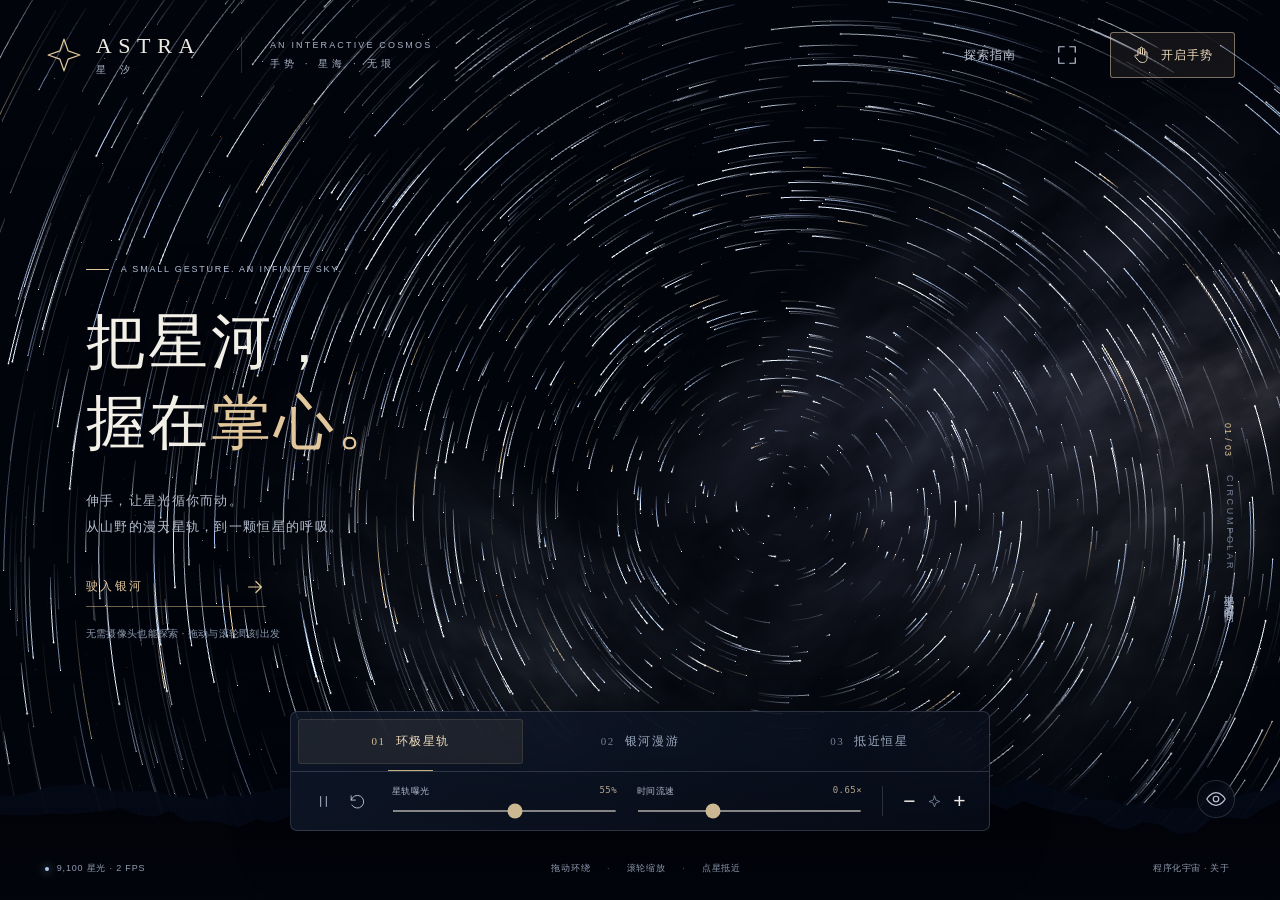
<file: web/index.html>
<!doctype html>
<html lang="zh-CN">
<head>
  <meta charset="utf-8"><meta name="viewport" content="width=device-width,initial-scale=1,viewport-fit=cover">
  <meta name="theme-color" content="#070b16">
  <meta name="description" content="星汐 ASTRA：用手势拨动星轨，穿越立体银河，抵近一颗恒星。浏览器本地手部识别，鼠标与触屏同样可用。">
  <title>星汐 ASTRA — 把星河握在掌心</title>
  <link rel="icon" type="image/svg+xml" href="./favicon.svg"><link rel="stylesheet" href="./style.css">
</head>
<body>
  <canvas id="universe" aria-label="可交互的三维星空，拖动转动、滚轮缩放、轻点恒星" tabindex="0"></canvas>
  <div class="vignette" aria-hidden="true"></div>
  <svg class="symbol-library" xmlns="http://www.w3.org/2000/svg" aria-hidden="true"><defs>
    <symbol id="i-star" viewBox="0 0 24 24"><path d="M12 2l2.6 7.4L22 12l-7.4 2.6L12 22l-2.6-7.4L2 12l7.4-2.6Z"/></symbol>
    <symbol id="i-hand" viewBox="0 0 24 24"><path d="M8 12V5a1.5 1.5 0 0 1 3 0v6-8a1.5 1.5 0 0 1 3 0v8-6a1.5 1.5 0 0 1 3 0v7-3a1.5 1.5 0 0 1 3 0v6c0 5-2 7-6 7-3 0-4-1-6-3l-4-5a1.5 1.5 0 0 1 2-2Z"/></symbol>
    <symbol id="i-expand" viewBox="0 0 24 24"><path d="M9 3H3v6m12-6h6v6M3 15v6h6m12-6v6h-6"/></symbol>
    <symbol id="i-arrow" viewBox="0 0 24 24"><path d="M5 12h14m-6-6 6 6-6 6"/></symbol>
    <symbol id="i-reset" viewBox="0 0 24 24"><path d="M3 10a9 9 0 1 1 1 7M3 4v6h6"/></symbol>
    <symbol id="i-pause" viewBox="0 0 24 24"><path d="M8 5v14M16 5v14"/></symbol>
    <symbol id="i-play" viewBox="0 0 24 24"><path d="m8 4 12 8-12 8Z"/></symbol>
    <symbol id="i-close" viewBox="0 0 24 24"><path d="m6 6 12 12M6 18 18 6"/></symbol>
    <symbol id="i-eye" viewBox="0 0 24 24"><path d="M2 12s4-7 10-7 10 7 10 7-4 7-10 7S2 12 2 12Z"/><circle cx="12" cy="12" r="3"/></symbol>
  </defs></svg>

  <header class="topbar hud">
    <a class="brand" href="./" aria-label="星汐首页"><svg><use href="#i-star"/></svg><span>ASTRA<small>星 汐</small></span></a>
    <div class="edition">AN INTERACTIVE COSMOS<span>手势 · 星海 · 无垠</span></div>
    <div class="top-actions"><button class="text-button" id="help-btn">探索指南</button><button class="icon-button" id="fullscreen-btn" title="全屏观测" aria-label="全屏观测"><svg><use href="#i-expand"/></svg></button><button class="camera-button" id="camera-btn"><svg><use href="#i-hand"/></svg><span>开启手势</span></button></div>
  </header>

  <main>
    <section class="intro hud" id="intro">
      <div class="eyebrow"><span></span> A SMALL GESTURE. AN INFINITE SKY.</div>
      <h1>把星河，<br>握在<span>掌心。</span></h1>
      <p>伸手，让星光循你而动。<br>从山野的漫天星轨，到一颗恒星的呼吸。</p>
      <button class="explore-button" id="explore-btn">驶入银河 <svg><use href="#i-arrow"/></svg></button>
      <div class="intro-note">无需摄像头也能探索 · 拖动与滚轮即刻出发</div>
    </section>

    <aside class="scene-caption hud"><span class="index" id="scene-index">01 / 03</span><div><span class="caption-en" id="caption-en">CIRCUMPOLAR</span><span id="caption-cn">地平线之上的时间</span></div></aside>

    <aside id="star-panel" class="star-panel hud" hidden>
      <span class="eyebrow">STELLAR PORTRAIT</span><h2 id="star-name">ASTRA</h2><p id="star-description"></p>
      <dl><div><dt>模拟表面温度</dt><dd id="star-temp">—</dd></div><div><dt>模拟恒星类别</dt><dd id="star-kind">—</dd></div></dl>
      <p class="fine-print">艺术化恒星模型 · 非真实天体测量<br>拖动环绕观察，滚轮调整距离</p>
      <button id="back-btn" class="outline-button">← 返回星海</button>
    </aside>

    <aside class="camera-panel hud" id="camera-panel" hidden>
      <div class="camera-view"><video id="camera-video" autoplay muted playsinline></video><canvas id="hand-overlay"></canvas><span class="live-badge">LOCAL VISION</span></div>
      <div class="camera-state"><i></i><span id="camera-state">正在准备识别</span></div>
      <p>画面只在你的浏览器中处理</p>
    </aside>

    <div class="gesture-tip hud" id="gesture-tip" hidden><span class="signal-dot"></span><span id="gesture-text">张开手掌，慢慢移动</span></div>
    <div id="cursor" class="hand-cursor" hidden aria-hidden="true"></div>

    <div class="control-deck hud">
      <nav class="scene-switch" aria-label="观测场景"><button data-mode="trails" class="active" aria-pressed="true"><span>01</span>环极星轨</button><button data-mode="galaxy" aria-pressed="false"><span>02</span>银河漫游</button><button id="featured-btn"><span>03</span>抵近恒星</button></nav>
      <div class="control-row">
        <div class="motion-controls"><button class="icon-button" id="pause-btn" title="暂停时间（空格）" aria-label="暂停时间"><svg><use href="#i-pause"/></svg></button><button class="icon-button" id="reset-btn" title="重置视角（R）" aria-label="重置视角"><svg><use href="#i-reset"/></svg></button></div>
        <label class="range-control"><span>星轨曝光</span><input id="exposure" type="range" min="0" max="100" value="55" aria-label="星轨曝光"><output id="exposure-value">55%</output></label>
        <label class="range-control speed-control"><span>时间流速</span><input id="speed" type="range" min="0" max="200" value="65" aria-label="时间流速"><output id="speed-value">0.65×</output></label>
        <div class="zoom-controls"><button id="zoom-out" title="拉远" aria-label="拉远">−</button><svg><use href="#i-star"/></svg><button id="zoom-in" title="拉近" aria-label="拉近">+</button></div>
      </div>
    </div>
  </main>
  <footer class="bottomline hud"><span><i></i><span id="render-state">正在点亮星海</span></span><span class="mouse-hint">拖动环绕 <b>·</b> 滚轮缩放 <b>·</b> 点星抵近</span><button id="about-btn">程序化宇宙 · 关于</button></footer>
  <button class="zen-button icon-button" id="zen-btn" title="纯净观测（H）" aria-label="隐藏或显示界面"><svg><use href="#i-eye"/></svg></button>
  <div class="toast" id="toast" role="status" aria-live="polite" hidden></div>
  <div class="loading" id="loading"><div class="orbit-loader"><i></i></div><span>正在点亮星海</span><small>PREPARING YOUR OBSERVATORY</small></div>
  <div class="fatal" id="fatal" hidden><h2>星海暂时未能加载</h2><p id="fatal-text">请使用支持 WebGL 的新版浏览器。</p><button onclick="location.reload()">重新加载</button></div>

  <dialog id="guide-dialog" class="modal"><button class="dialog-close icon-button" data-close aria-label="关闭指南"><svg><use href="#i-close"/></svg></button><span class="eyebrow">YOUR HANDS, YOUR UNIVERSE</span><h2>给宇宙一个手势。</h2><p class="modal-lead">允许摄像头后，让手掌完整进入画面。光线均匀、背景简单时识别更稳定。</p><div class="gesture-grid"><article><span class="gesture-symbol">↔</span><h3>张掌移动</h3><p>用一只张开的手掌，缓缓改变观测方位。</p></article><article><span class="gesture-symbol">⟷</span><h3>双手开合</h3><p>双手拉开靠近星海，双手收拢拉远视野。</p></article><article><span class="gesture-symbol">◎</span><h3>捏合选星</h3><p>食指与拇指捏合并稍停，在指尖所指位置选择恒星。</p></article><article><span class="gesture-symbol">Ⅱ</span><h3>握拳停驻</h3><p>握拳稍停，暂停或继续时间；松开后可再次操作。</p></article></div><div class="guide-bottom"><strong>鼠标与触屏</strong><p>拖动转动、滚轮或双指缩放，点击恒星靠近观察。底部按钮可切换场景、返回与调整效果。</p><p class="keys"><kbd>空格</kbd> 暂停 <kbd>R</kbd> 复位 <kbd>H</kbd> 纯净 <kbd>Esc</kbd> 返回</p></div><button class="camera-button" id="guide-camera-btn"><svg><use href="#i-hand"/></svg>开启手势探索</button><p class="fine-print">摄像头默认关闭。识别在本地进行，不上传、录制或保存画面。</p></dialog>

  <dialog id="about-dialog" class="modal about-modal"><button class="dialog-close icon-button" data-close aria-label="关闭关于"><svg><use href="#i-close"/></svg></button><span class="eyebrow">OPEN SOURCE, OPEN SKY</span><h2>星汐 ASTRA</h2><p class="modal-lead">一座可以用双手触碰的数字观星台。</p><p>环极星轨参考长曝光天文摄影，银河与恒星由程序化模型生成。星体编号、颜色与温度用于艺术演示，不对应真实星表；银河漫游和近景是尺度变换后的视觉模拟。</p><h3>由这些开源项目支持</h3><ul class="source-list"><li><a href="https://github.com/mrdoob/three.js" target="_blank" rel="noopener">Three.js <span>↗</span></a><small>MIT · 三维渲染</small></li><li><a href="https://github.com/google-ai-edge/mediapipe" target="_blank" rel="noopener">MediaPipe <span>↗</span></a><small>Apache 2.0 · 手部关键点识别</small></li><li><a href="https://github.com/Wlarskog/gesture-particles" target="_blank" rel="noopener">gesture-particles <span>↗</span></a><small>MIT · 移植 One Euro 平滑滤波器</small></li></ul><p>为保证低延迟与独立运行，识别组件和模型随网站加载。首次开启手势可能需要片刻；关闭摄像头会停止视频轨道。</p><label class="quality-label">画质 <select id="quality"><option value="auto">自动平衡</option><option value="high">精致</option><option value="low">流畅优先</option></select></label><a class="license-link" href="./credits.html" target="_blank" rel="noopener">查看版本、许可证与来源 →</a></dialog>
  <noscript><div class="fatal">需要启用 JavaScript 才能体验互动星空。</div></noscript>
  <script type="module" src="./app.js"></script>
</body>
</html>
</file>
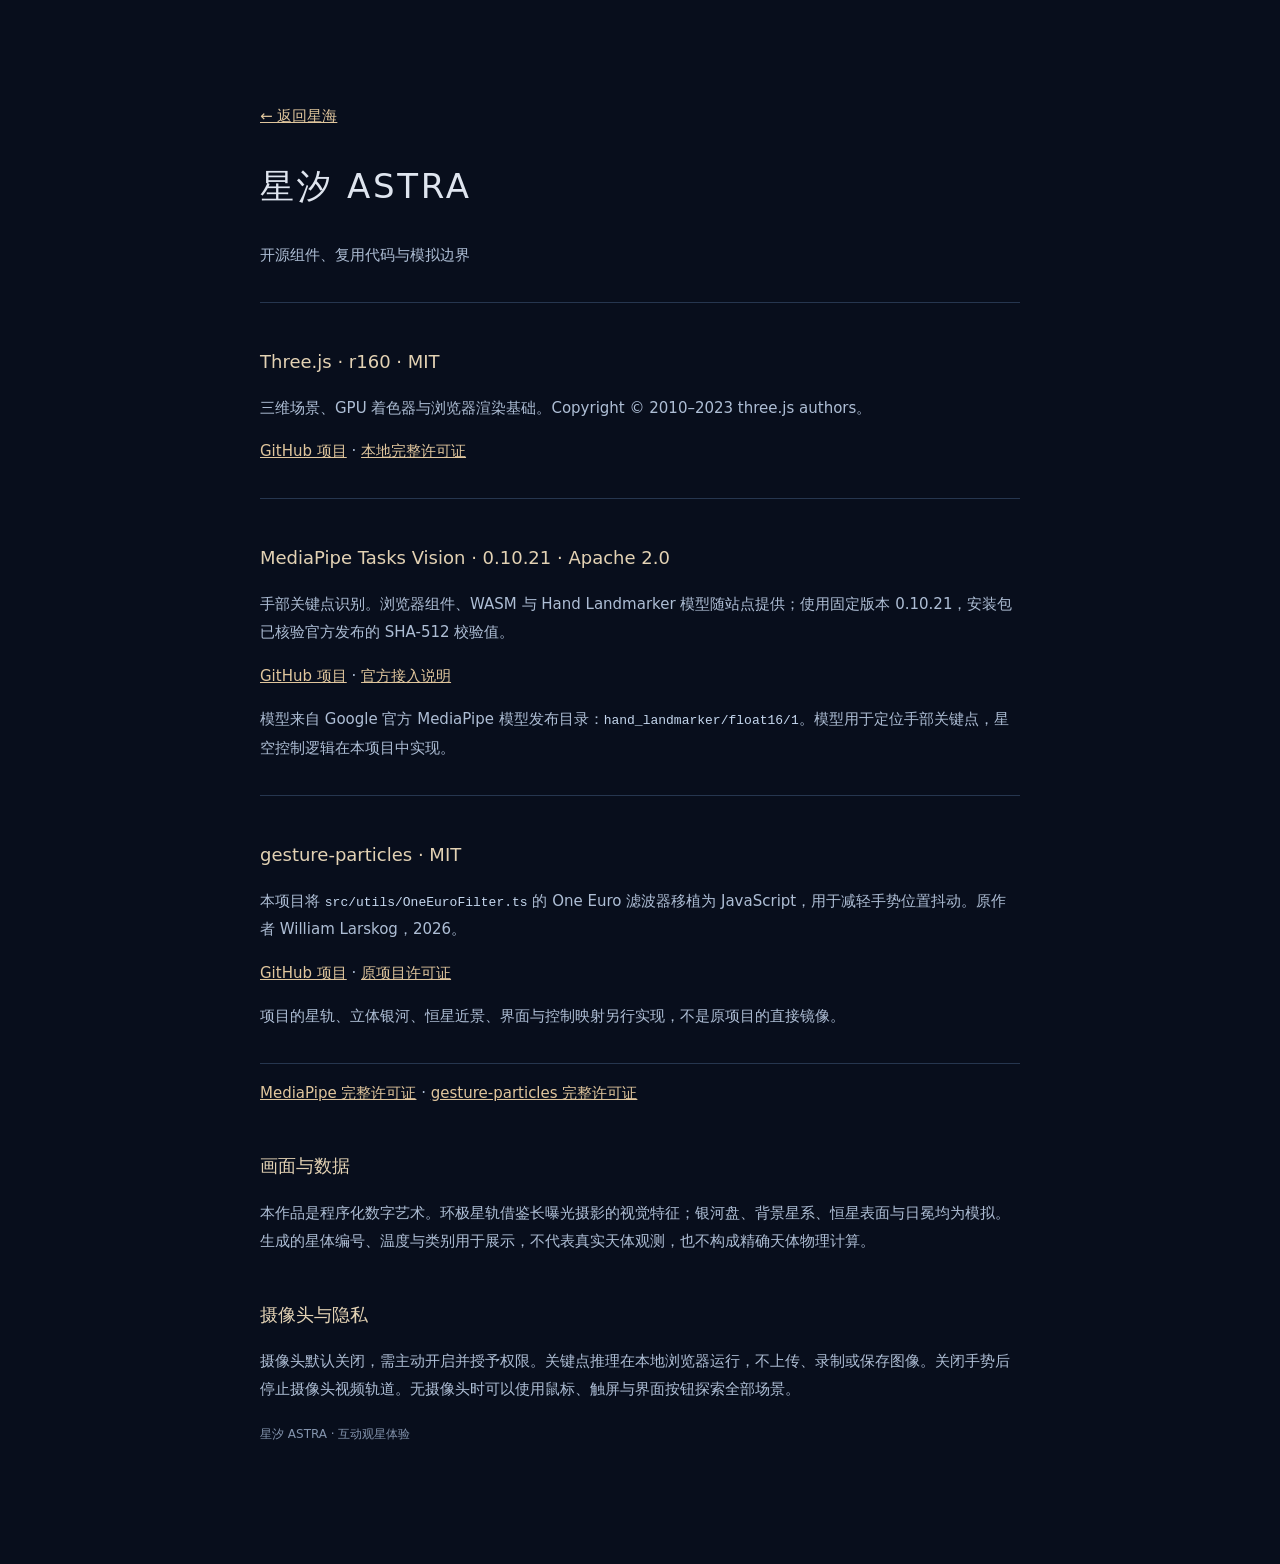
<file: web/credits.html>
<!doctype html><html lang="zh-CN"><head><meta charset="utf-8"><meta name="viewport" content="width=device-width,initial-scale=1"><title>开源与制作说明 · 星汐 ASTRA</title><style>body{color:#dfe5ef;background:#080e1c;font:15px/1.9 system-ui,sans-serif;margin:0;padding:8vw 24px}main{max-width:760px;margin:auto}a{color:#e0c69d}h1{font-weight:400;font-size:34px;letter-spacing:.08em}h2{font-size:18px;font-weight:500;margin-top:42px;color:#e3d2b4}p,li{color:#aebed5}small{font-size:12px;color:#8494ad}section{border-top:1px solid #26364f;margin-top:32px}code{font-size:13px;color:#c5d7ee}ul{padding-left:20px}</style></head><body><main><a href="./">← 返回星海</a><h1>星汐 ASTRA</h1><p>开源组件、复用代码与模拟边界</p><section><h2>Three.js · r160 · MIT</h2><p>三维场景、GPU 着色器与浏览器渲染基础。Copyright © 2010–2023 three.js authors。</p><p><a href="https://github.com/mrdoob/three.js" target="_blank" rel="noopener">GitHub 项目</a> · <a href="./licenses/THREE-MIT.txt">本地完整许可证</a></p></section><section><h2>MediaPipe Tasks Vision · 0.10.21 · Apache 2.0</h2><p>手部关键点识别。浏览器组件、WASM 与 Hand Landmarker 模型随站点提供；使用固定版本 0.10.21，安装包已核验官方发布的 SHA-512 校验值。</p><p><a href="https://github.com/google-ai-edge/mediapipe" target="_blank" rel="noopener">GitHub 项目</a> · <a href="https://developers.google.com/edge/mediapipe/solutions/vision/hand_landmarker/web_js" target="_blank" rel="noopener">官方接入说明</a></p><p>模型来自 Google 官方 MediaPipe 模型发布目录：<code>hand_landmarker/float16/1</code>。模型用于定位手部关键点，星空控制逻辑在本项目中实现。</p></section><section><h2>gesture-particles · MIT</h2><p>本项目将 <code>src/utils/OneEuroFilter.ts</code> 的 One Euro 滤波器移植为 JavaScript，用于减轻手势位置抖动。原作者 William Larskog，2026。</p><p><a href="https://github.com/Wlarskog/gesture-particles" target="_blank" rel="noopener">GitHub 项目</a> · <a href="https://github.com/Wlarskog/gesture-particles/blob/main/LICENSE" target="_blank" rel="noopener">原项目许可证</a></p><p>项目的星轨、立体银河、恒星近景、界面与控制映射另行实现，不是原项目的直接镜像。</p></section><section><p><a href="./licenses/MEDIAPIPE-APACHE-2.0.txt">MediaPipe 完整许可证</a> · <a href="./licenses/GESTURE-PARTICLES-MIT.txt">gesture-particles 完整许可证</a></p><h2>画面与数据</h2><p>本作品是程序化数字艺术。环极星轨借鉴长曝光摄影的视觉特征；银河盘、背景星系、恒星表面与日冕均为模拟。生成的星体编号、温度与类别用于展示，不代表真实天体观测，也不构成精确天体物理计算。</p><h2>摄像头与隐私</h2><p>摄像头默认关闭，需主动开启并授予权限。关键点推理在本地浏览器运行，不上传、录制或保存图像。关闭手势后停止摄像头视频轨道。无摄像头时可以使用鼠标、触屏与界面按钮探索全部场景。</p></section><p><small>星汐 ASTRA · 互动观星体验</small></p></main></body></html>
</file>
<file: web/style.css>
@font-face{font-family:Astro;src:local("Georgia");font-display:swap}
:root{color-scheme:dark;--ink:#070b16;--paper:#eeeae3;--muted:#acb5c8;--gold:#e1c79b;--line:rgba(213,224,248,.17);--glass:rgba(10,16,29,.74)}
*{box-sizing:border-box}html,body{width:100%;height:100%;margin:0;overflow:hidden}body{background:var(--ink);color:var(--paper);font-family:"Segoe UI","Microsoft YaHei","PingFang SC",sans-serif;font-size:14px}button,a,input,select{-webkit-tap-highlight-color:transparent}button,input,select{font:inherit}button{color:inherit;cursor:pointer}button{border:0;background:none}button:hover{color:#fff}button:focus-visible,a:focus-visible,select:focus-visible,input:focus-visible{outline:2px solid var(--gold);outline-offset:5px}button:disabled{opacity:.55;cursor:wait}a{color:inherit;text-decoration:none}button svg,svg{width:22px;height:22px;fill:none;stroke:currentColor;stroke-width:1.3;stroke-linecap:round;stroke-linejoin:round}.symbol-library{position:absolute;width:0;height:0;overflow:hidden}[hidden]{display:none!important}
#universe{position:fixed;inset:0;width:100%;height:100%;display:block;touch-action:none;cursor:grab;outline:none}#universe:active{cursor:grabbing}.vignette{pointer-events:none;position:fixed;inset:0;background:linear-gradient(180deg,rgba(3,6,16,.4),transparent 20%,transparent 75%,rgba(3,6,16,.78));z-index:1}.hud{z-index:2;transition:opacity .6s,transform .6s}.topbar{position:fixed;top:0;left:0;width:100%;height:110px;padding:28px 3.5vw;display:flex;align-items:center;gap:40px}.brand{display:flex;align-items:center;gap:13px;letter-spacing:.3em;font-size:22px;font-family:Astro,Georgia,serif}.brand>svg{width:38px;height:38px;color:var(--gold);stroke-width:.8}.brand small{font-family:"Microsoft YaHei",sans-serif;font-size:10px;display:block;letter-spacing:.55em;margin-top:4px;color:var(--muted)}.edition{font-size:9px;letter-spacing:.24em;color:#aab4c7;border-left:1px solid var(--line);padding-left:28px;line-height:1.9}.edition span{display:block;letter-spacing:.4em;font-size:10px}.top-actions{margin-left:auto;display:flex;align-items:center;gap:24px}.text-button{font-size:12px;color:#c1c9d8;letter-spacing:.08em;padding:8px}.icon-button{display:inline-flex;align-items:center;justify-content:center;width:38px;height:38px;border-radius:50%;color:#bdc6d7;transition:background .2s,color .2s}.icon-button:hover{background:rgba(191,208,240,.1)}.camera-button{display:inline-flex;align-items:center;justify-content:center;gap:11px;padding:13px 21px;border:1px solid rgba(226,207,174,.5);border-radius:3px;background:rgba(229,206,164,.08);color:#f1dec0;font-size:12px;letter-spacing:.09em;transition:background .25s}.camera-button:hover{background:rgba(229,206,164,.16)}.camera-button.active{border-color:#a9d6c9;color:#bce9da}.camera-button svg{width:18px;height:18px}
.intro{position:fixed;left:6.7vw;top:29%;max-width:420px;pointer-events:none;text-shadow:0 2px 40px #040814}.intro>*{pointer-events:auto}.eyebrow{display:block;font-size:9px;letter-spacing:.2em;line-height:1.8;color:#b4c0d6}.intro .eyebrow{display:flex;align-items:center;gap:12px}.eyebrow>span{height:1px;width:23px;background:var(--gold)}h1{font-family:"Songti SC","STSong","SimSun",Georgia,serif;font-weight:400;font-size:clamp(43px,4.7vw,72px);letter-spacing:.045em;line-height:1.35;margin:24px 0;color:#f3f0e8}h1 span{color:var(--gold)}.intro p{font-size:13px;line-height:2;letter-spacing:.1em;color:#b7c1d1;margin:0 0 28px}.explore-button{padding:8px 0;display:flex;align-items:center;gap:35px;letter-spacing:.2em;font-size:12px;border-bottom:1px solid rgba(225,199,155,.5);color:var(--gold);width:180px;justify-content:space-between}.explore-button:hover svg{transform:translateX(5px)}.explore-button svg{transition:transform .3s}.intro-note{font-size:10px;color:#8c99b0;margin-top:20px;letter-spacing:.03em}.intro.dismissed{opacity:0;pointer-events:none;transform:translateY(-10px)}.intro.dismissed>*{pointer-events:none}.scene-caption{position:fixed;top:47%;right:3.5vw;display:flex;align-items:center;gap:18px;writing-mode:vertical-rl;color:#a9b3c8;font-size:10px;letter-spacing:.25em;pointer-events:none}.scene-caption .index{font-size:9px;color:var(--gold);letter-spacing:.1em}.scene-caption>div{display:flex;gap:15px}.caption-en{font-size:9px;letter-spacing:.3em;color:#748198}
.control-deck{position:fixed;bottom:69px;left:50%;transform:translateX(-50%);background:linear-gradient(135deg,rgba(16,25,43,.82),rgba(7,13,25,.78));border:1px solid var(--line);backdrop-filter:blur(20px);border-radius:7px;width:min(700px,88vw);box-shadow:0 18px 60px rgba(0,0,0,.28)}.scene-switch{display:flex;border-bottom:1px solid var(--line);padding:7px;gap:4px}.scene-switch button{flex:1;padding:13px 10px;font-size:12px;letter-spacing:.13em;border:1px solid transparent;border-radius:3px;color:#9daac1;position:relative}.scene-switch button span{font-family:Astro,Georgia,serif;color:#737f96;margin-right:10px;font-size:11px}.scene-switch button:hover{background:rgba(190,205,245,.05);color:#e1e8f5}.scene-switch button.active{color:#f0debd;background:rgba(222,199,156,.08);border-color:rgba(222,199,156,.13)}.scene-switch button.active span{color:#d5bc91}.scene-switch button.active:after{content:"";position:absolute;bottom:-8px;left:40%;width:20%;height:1px;background:#c6ae83}.control-row{padding:13px 17px;display:flex;align-items:center;gap:20px}.motion-controls{display:flex;gap:4px}.motion-controls .icon-button{width:30px;height:30px}.motion-controls svg{width:17px;height:17px}.range-control{display:grid;grid-template-columns:1fr auto;gap:7px 8px;flex:1;font-size:9px;color:#aeb9cc;letter-spacing:.05em}.range-control input{grid-row:2;grid-column:1 / -1;width:100%;height:2px;accent-color:#cbb893;cursor:pointer;margin:5px 0}.range-control output{font-family:monospace;color:#b6a88f;font-size:9px}.range-control.disabled{opacity:.32}.zoom-controls{display:flex;align-items:center;gap:6px;border-left:1px solid var(--line);padding-left:14px}.zoom-controls svg{width:13px;height:13px;color:#8d9cb5}.zoom-controls button{font-size:21px;font-weight:200;width:25px;height:30px}.bottomline{position:fixed;bottom:24px;left:3.5vw;right:3.5vw;display:flex;align-items:center;justify-content:space-between;gap:15px;font-size:9px;letter-spacing:.09em;color:#8f9bb1}.bottomline>span:first-child{display:flex;align-items:center;gap:8px}.bottomline i,.signal-dot{width:4px;height:4px;border-radius:50%;background:#b1c9e8;display:inline-block;box-shadow:0 0 10px #93c2ff}.bottomline button{font-size:9px;letter-spacing:.06em;color:#8f9bb1}.mouse-hint b{padding:0 13px;font-weight:normal;color:#536177}.zen-button{position:fixed;bottom:82px;right:3.5vw;z-index:4;border:1px solid var(--line);background:rgba(8,15,27,.3);backdrop-filter:blur(6px)}.zen .hud{opacity:0;pointer-events:none}.zen .zen-button{opacity:.3}.zen .zen-button:hover{opacity:1}.zen .hud *{pointer-events:none}
.star-panel{position:fixed;left:6.7vw;top:27%;width:270px;background:linear-gradient(90deg,rgba(7,12,23,.6),transparent);padding:18px 8px 18px 0}.star-panel h2{font-family:Astro,Georgia,serif;font-size:30px;font-weight:400;letter-spacing:.03em;margin:18px 0}.star-panel p{font-size:12px;color:#b3bfd1;line-height:1.9}.star-panel dl{border-top:1px solid var(--line);padding-top:10px;margin:24px 0}.star-panel dl div{display:flex;justify-content:space-between;margin:15px 0;font-size:11px}.star-panel dt{color:#8a98b1}.star-panel dd{margin:0;color:#e6d2b2}.outline-button{border:1px solid var(--line);padding:10px 15px;margin-top:10px;font-size:11px;color:#c4d0e3;border-radius:2px}.outline-button:hover{border-color:#ddc9a6}.fine-print{color:#8896ad!important;font-size:10px!important;line-height:1.8!important}
.camera-panel{position:fixed;right:3.5vw;top:135px;width:200px;border:1px solid var(--line);border-radius:5px;overflow:hidden;background:rgba(7,13,24,.65);backdrop-filter:blur(10px)}.camera-view{position:relative;height:120px;overflow:hidden;background:#050a12}.camera-view video,.camera-view canvas{position:absolute;inset:0;width:100%;height:100%;object-fit:cover}.camera-view video{transform:scaleX(-1);opacity:.75}.live-badge{position:absolute;left:8px;top:8px;font:8px monospace;letter-spacing:.12em;color:#c4e4dc;background:#07131a99;padding:4px 6px}.camera-state{font-size:10px;display:flex;align-items:center;gap:6px;padding:12px 11px 3px;color:#c1d9d3}.camera-state i{width:4px;height:4px;background:#a6dbc7;border-radius:50%}.camera-panel p{font-size:9px;color:#8392a9;padding:0 11px;margin:5px 0 11px}.gesture-tip{position:fixed;top:115px;left:50%;transform:translateX(-50%);padding:10px 17px;background:rgba(9,16,29,.65);border:1px solid var(--line);border-radius:30px;backdrop-filter:blur(8px);display:flex;align-items:center;gap:9px;font-size:11px;color:#c6d3e6}.hand-cursor{position:fixed;width:30px;height:30px;border:1px solid #efd8a9;border-radius:50%;z-index:3;pointer-events:none;transform:translate(-50%,-50%);box-shadow:0 0 24px #efd8a955}.hand-cursor:after{content:"";position:absolute;inset:11px;border-radius:50%;background:#efd8a9}
.modal{max-width:650px;width:calc(100vw - 32px);max-height:calc(100dvh - 48px);padding:45px;background:linear-gradient(145deg,#111b2e,#080e1c);color:var(--paper);border:1px solid #303c51;border-radius:9px;box-shadow:0 30px 160px #0009;overflow-y:auto}.modal::backdrop{background:rgba(1,4,12,.7);backdrop-filter:blur(9px)}.dialog-close{position:absolute;right:14px;top:14px}.modal h2{font-size:32px;font-family:"SimSun",serif;font-weight:400;letter-spacing:.08em;margin:14px 0}.modal-lead{color:#b3c0d4;font-size:12px;line-height:1.9;max-width:480px}.modal p{font-size:12px;color:#acbad1;line-height:1.9}.gesture-grid{display:grid;grid-template-columns:1fr 1fr;gap:0 30px;margin:26px 0}.gesture-grid article{padding:20px 0 10px;border-top:1px solid var(--line)}.gesture-symbol{font-size:22px;display:inline-block;color:var(--gold);float:right}.gesture-grid h3{font-size:13px;font-weight:500;margin:0 0 10px}.gesture-grid p{font-size:11px;margin:0;max-width:190px;line-height:1.9}.guide-bottom{border-top:1px solid var(--line);padding-top:18px;margin-bottom:25px}.guide-bottom strong{font-size:12px;font-weight:500;color:var(--gold)}.guide-bottom p{font-size:11px}.keys{display:flex;align-items:center;gap:8px;flex-wrap:wrap}kbd{padding:2px 6px;background:#ffffff0a;border:1px solid #ffffff17;border-radius:3px;font-size:10px}.about-modal h3{font-size:13px;font-weight:500;margin-top:28px}.source-list{padding:0;list-style:none}.source-list li{padding:12px 0;border-bottom:1px solid var(--line)}.source-list a{display:block;font-size:13px;color:#e2ceb0}.source-list a span{float:right}.source-list small{font-size:10px;color:#8898b2;display:block;margin-top:6px}.quality-label{display:flex;align-items:center;justify-content:space-between;margin:25px 0;font-size:12px}.quality-label select{background:#172238;color:#cbd7ec;border:1px solid #35435c;padding:7px 12px;border-radius:3px;font-size:11px}.license-link{font-size:10px;color:#b1c4e3;border-bottom:1px solid #51627f;padding-bottom:4px}
.toast{position:fixed;left:50%;top:120px;transform:translateX(-50%);padding:12px 20px;max-width:min(90vw,500px);z-index:8;background:#132039e8;border:1px solid #43526b;color:#dce6f7;box-shadow:0 10px 50px #0005;font-size:12px;border-radius:4px;line-height:1.7;backdrop-filter:blur(15px)}.loading{position:fixed;inset:0;z-index:10;background:#060b17;display:flex;align-items:center;justify-content:center;flex-direction:column;gap:20px;transition:opacity .8s}.loading.finished{opacity:0;pointer-events:none}.loading>span{font-family:"SimSun",serif;font-size:19px;letter-spacing:.25em}.loading small{font-size:8px;letter-spacing:.3em;color:#657792}.orbit-loader{width:62px;height:62px;border:1px solid #26334c;border-radius:50%;animation:orbit 3s linear infinite;position:relative}.orbit-loader:before{content:"";position:absolute;inset:14px;border:1px solid #35435e;border-radius:50%}.orbit-loader i{width:5px;height:5px;border-radius:50%;background:#e7d3ae;display:block;position:absolute;top:3px;left:13px;box-shadow:0 0 16px #e7d3ae}.fatal{position:fixed;inset:0;display:flex;align-items:center;justify-content:center;flex-direction:column;background:#0a1225;z-index:20;text-align:center;padding:30px}.fatal h2{font-size:24px;font-weight:400}.fatal p{color:#b1bed6;line-height:1.8;max-width:500px}.fatal button{padding:12px 24px;border:1px solid #ab946d;margin-top:20px;color:#e9d2ad}@keyframes orbit{to{transform:rotate(360deg)}}
@media(max-width:1050px){.edition{display:none}.intro{left:5vw;top:28%}.topbar{padding:25px 4vw}.top-actions{gap:12px}.camera-panel{width:166px}.camera-view{height:102px}.star-panel{left:5vw;width:230px}.mouse-hint{display:none}.control-deck{width:620px;max-width:85vw}.control-row{gap:14px}.scene-caption{right:4vw;font-size:9px}}
@media(max-width:650px){.topbar{height:86px;padding:20px}.brand{font-size:18px;gap:8px}.brand>svg{width:28px;height:28px}.brand small{font-size:8px}.top-actions{gap:8px}.top-actions>.icon-button{display:none}.text-button{font-size:10px;padding:5px}.camera-button{padding:10px 12px;gap:7px;font-size:10px}.intro{left:25px;top:23%;max-width:300px}.intro .eyebrow{font-size:7px;letter-spacing:.12em;gap:8px}h1{font-size:46px;margin:20px 0}.intro p{font-size:11px;line-height:2;margin-bottom:22px}.intro-note{font-size:8px}.explore-button{font-size:11px;width:157px}.scene-caption{top:40%;right:18px;opacity:.7}.scene-caption .caption-en{display:none}.control-deck{width:calc(100vw - 28px);max-width:none;bottom:68px}.scene-switch{padding:6px;gap:1px}.scene-switch button{padding:12px 3px;font-size:10px;letter-spacing:.04em}.scene-switch button span{font-size:9px;margin-right:5px}.control-row{padding:12px;gap:12px}.speed-control{display:none}.range-control{font-size:9px;max-width:160px}.motion-controls{gap:0}.zoom-controls{margin-left:auto;gap:1px;padding-left:8px}.zoom-controls button{width:24px}.bottomline{left:20px;right:20px;bottom:25px;font-size:8px;gap:3px}.bottomline button{font-size:8px}.zen-button{right:18px;bottom:206px;width:31px;height:31px}.zen-button svg{width:17px;height:17px}.camera-panel{top:100px;right:18px;width:126px}.camera-view{height:82px}.camera-state{padding:8px;font-size:8px}.camera-panel p{display:none}.live-badge{font-size:6px}.gesture-tip{top:87px;max-width:calc(100vw - 40px);padding:7px 12px;font-size:9px;white-space:nowrap}.camera-enabled .intro{top:32%}.camera-enabled .intro h1{font-size:38px}.star-panel{top:auto;bottom:220px;left:24px;width:calc(100vw - 70px);padding:12px;background:rgba(8,15,28,.5);backdrop-filter:blur(7px);border:1px solid var(--line);border-radius:4px}.star-panel h2{font-size:22px;margin:7px 0}.star-panel>p{display:none}.star-panel .eyebrow{font-size:7px}.star-panel dl{margin:9px 0;padding:0;border:0;display:flex;gap:20px}.star-panel dl div{display:block;font-size:9px;margin:0}.star-panel dd{margin-top:5px}.star-panel .outline-button{font-size:9px;padding:6px 10px;margin-top:5px}.modal{padding:32px 24px}.modal h2{font-size:25px}.gesture-grid{gap:0 20px}.gesture-grid p{font-size:10px}.modal .camera-button{padding:12px 17px}.toast{top:90px;font-size:11px}}
@media(max-height:680px) and (min-width:651px){.intro{top:24%}.intro h1{font-size:42px;margin:15px 0}.intro p{font-size:11px;margin-bottom:15px}.intro-note{margin-top:12px}.topbar{height:85px}.control-deck{bottom:56px}.bottomline{bottom:17px}.star-panel{top:21%;width:245px}.star-panel h2{font-size:25px;margin:10px 0}.star-panel dl{margin:12px 0}.star-panel .fine-print{display:none}}
.hand-cursor.pinching{width:22px;height:22px;border-width:3px;background:#efd8a922;box-shadow:0 0 36px #efd8a988}.hand-cursor.pinching:after{inset:5px}
@media(prefers-reduced-motion:reduce){.hud,.loading,.explore-button svg{transition:none}.orbit-loader{animation:none}}
</file>
